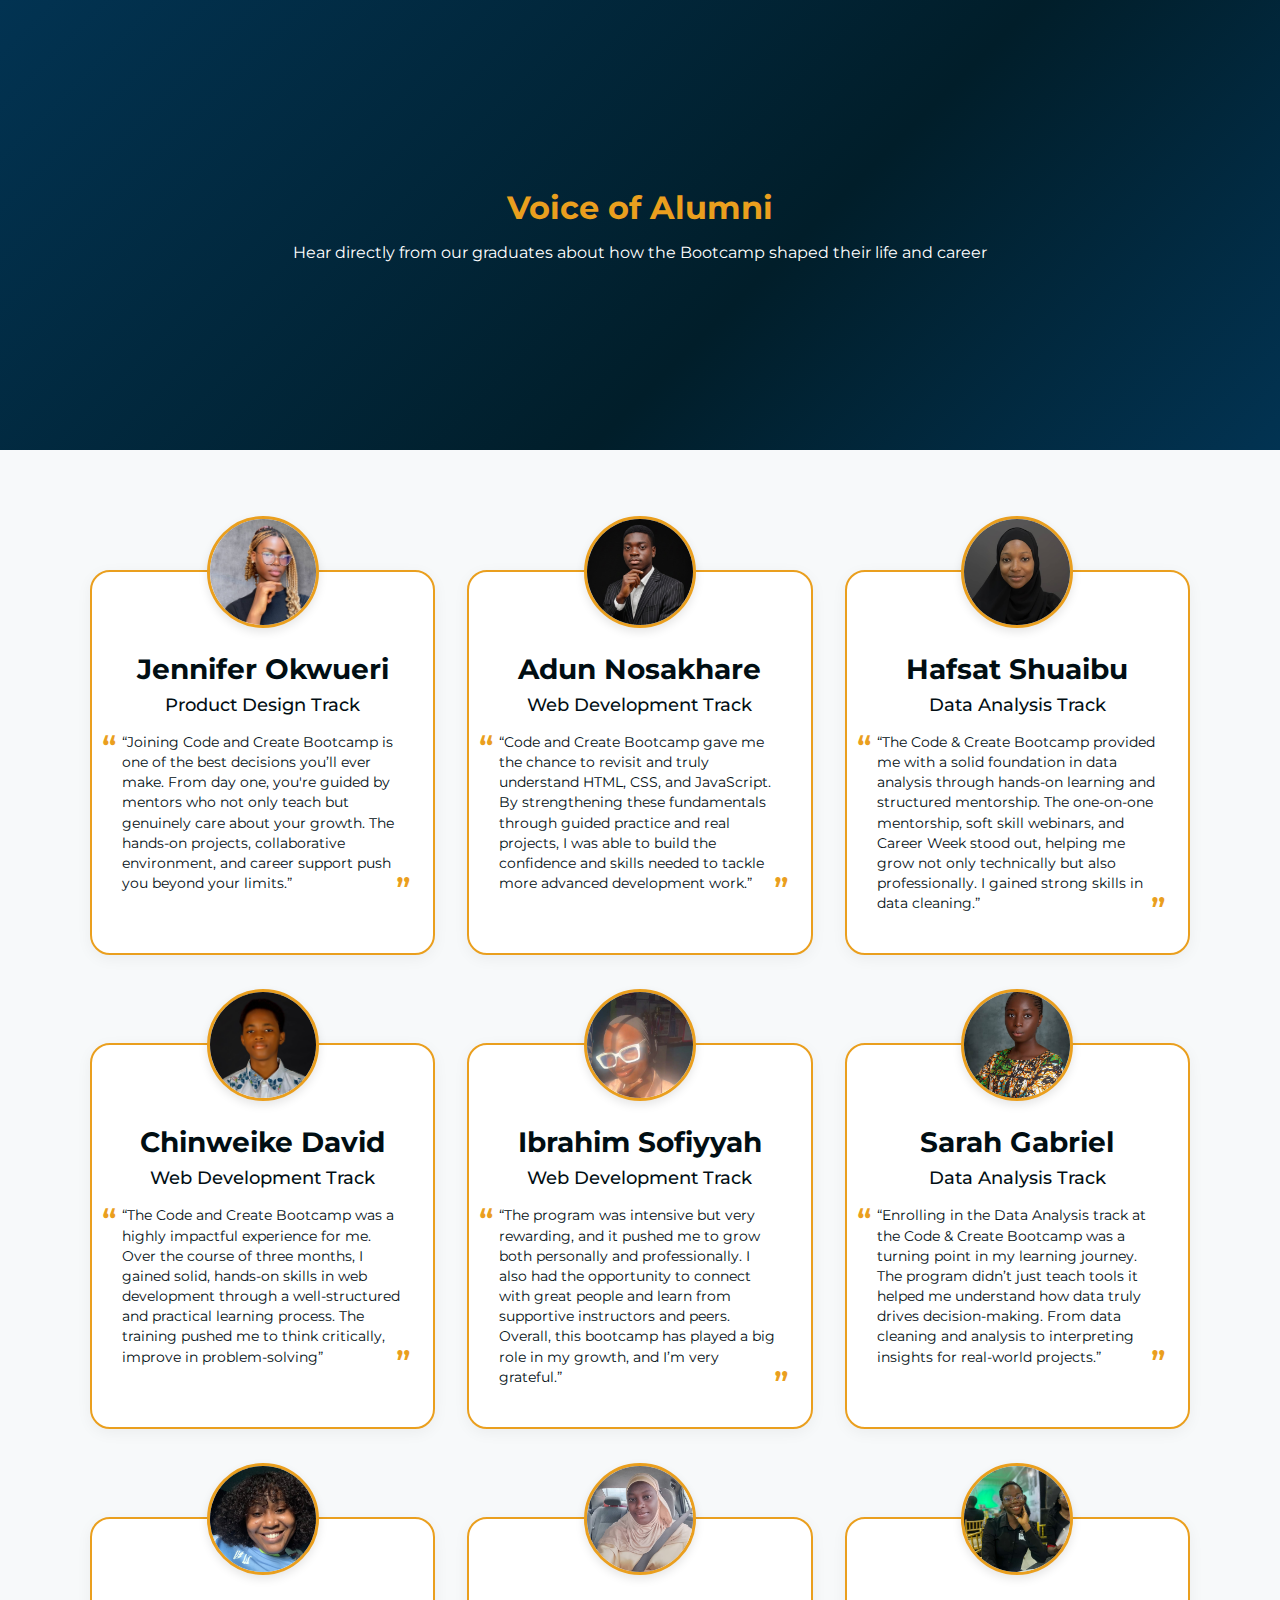
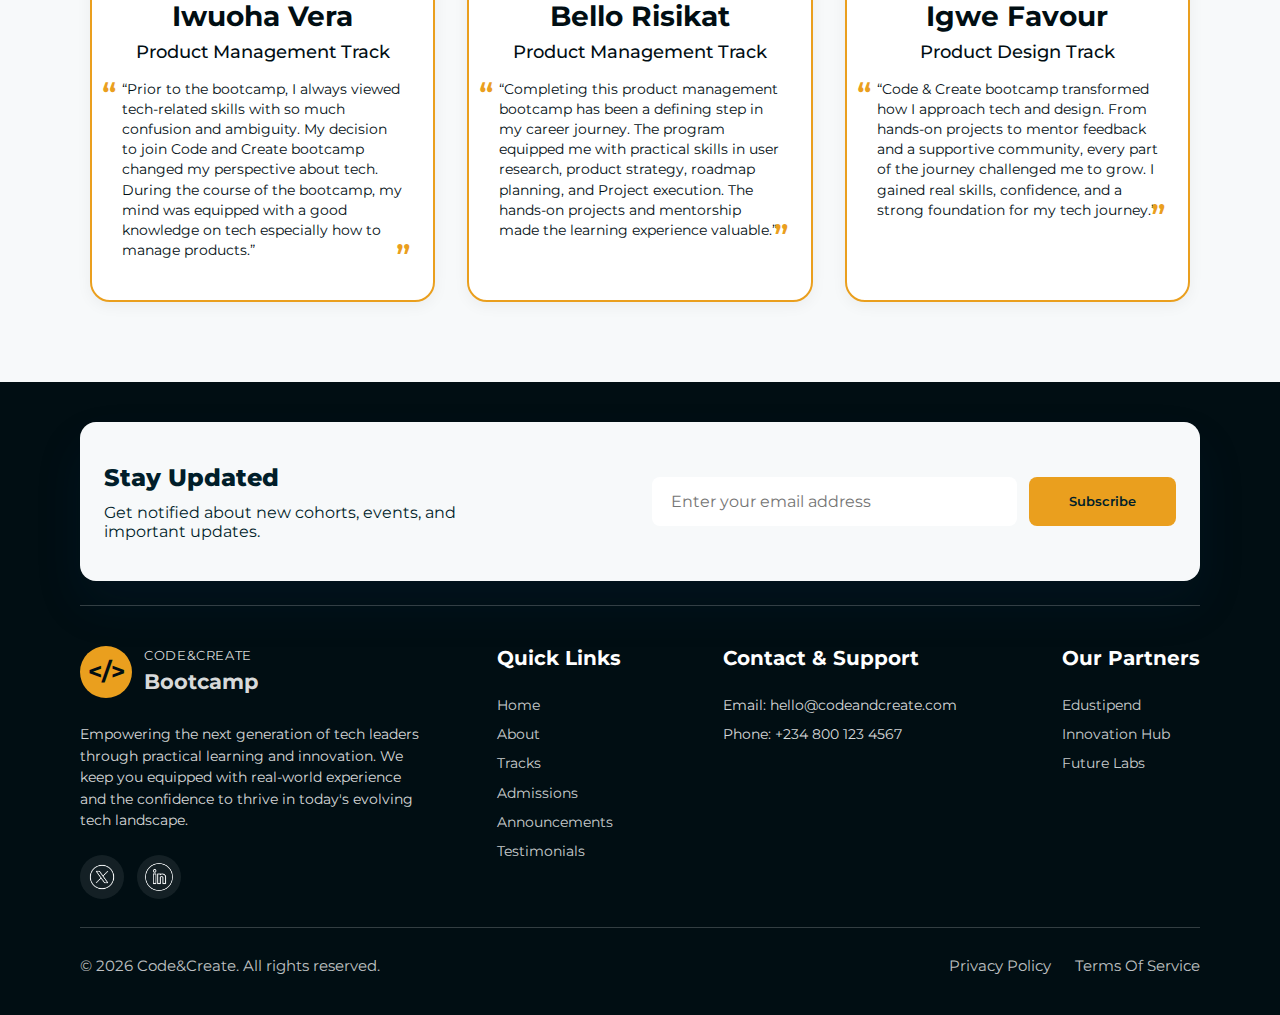
<file: testimonial.html>
<!doctype html>
<html lang="en">
  <head>
    <meta charset="UTF-8" />
    <meta name="viewport" content="width=device-width, initial-scale=1.0" />
    <link rel="stylesheet" href="styles/testimonial.css" />
    <title>CCB - Testimonial</title>
  </head>
  <body>
    <main>
      <section class="hero-section" aria-labelledby="tracks-hero-heading">
        <div class="hero-section-content">
          <h1>Voice of Alumni</h1>
          <p>
            Hear directly from our graduates about how the Bootcamp shaped their
            life and career
          </p>
        </div>
      </section>

      <section class="testimonial-section" aria-labelledby="testimonial-section" >
        <div class="testimonial-card-section" id="testimonials"></div>
      </section>
    </main>
    <div id="footer-showcase-container"></div>
    <script type="module" src="scripts/testimonial.js"></script>
  </body>
</html>
</file>
<file: styles/testimonial.css>
@import url("./reset.css");
@import url("./header.css");
@import url("./footerShowcase.css");

/* =========================
   Base
========================= */
main {
  color: var(--deep-navy);
  font-size: 1rem;
  background-color: var(--off-white);
}

/* =========================
   Hero Section
========================= */
.hero-section {
  background: linear-gradient(
    135deg,
    var(--primary-blue) 0%,
    var(--deep-navy) 60%,
    var(--primary-blue) 100%
  );
  color: var(--white);
  padding: 5rem 2rem;
  min-height: 50vh;
  display: flex;
  justify-content: center;
  align-items: center;
  text-align: center;
}

.hero-section .hero-section-content {
  max-width: 52rem;
}

.hero-section .hero-section-content h1 {
  color: var(--primary-yellow);
  font-size: 2rem;
  margin-bottom: 1rem;
}

.hero-section .hero-section-content p {
  line-height: 1.2;
}

.testimonial-section {
  background-color: var(--off-white);
  padding: 4rem 1.5rem 5rem;
}
.testimonial-section .testimonial-card-section {
  max-width: 1100px;
  margin: 0 auto;
  display: grid;
  grid-template-columns: 1fr;
  gap: 2rem;
}
/*=====================
 Container for the card 
 ======================*/
.testimonial-card {
  position: relative;
  background-color: var(--white);
  border: 2px solid var(--primary-yellow);
  border-radius: 1.25rem;
  padding: 5rem 1.875rem 2.5rem 1.875rem;
  margin-top: 3.5rem;
  max-width: 25rem;
  display: flex;
  flex-direction: column;
  align-items: center;
  box-shadow: 0 0.25rem 0.9375rem rgba(0, 0, 0, 0.05);
}

.testimonial-card img {
  width: 7rem;
  height: 7rem;
  object-fit: cover;
  border-radius: 50%;
  border: 3px solid var(--primary-yellow);
  position: absolute;
  top: 0;
  left: 50%;
  transform: translate(-50%, -50%);
  background-color: var(--white);
  box-shadow: 0 0.25rem 0.625rem rgba(0, 0, 0, 0.1);
}

.testimonial-card h3 {
  font-size: 1.75rem;
  font-weight: 700;
  color: var(--blue-black);
  margin-bottom: 0.5rem;
}

.testimonial-card .track {
  font-size: 1.125rem;
  font-weight: 500;
  color: var(--blue-black);
  margin-bottom: 1rem;
}

.testimonial-card .quote {
  font-size: 0.9rem;
  line-height: 1.4;
  color: var(--blue-black);
  position: relative;
  display: inline-block;
}

/* Styling the Quotation Marks */
.testimonial-card .quote::before {
  content: "“";
  font-size: 2rem;
  font-weight: 600;
  color: var(--primary-yellow);
  position: absolute;
  top: 0rem;
  left: -1.25rem;
  line-height: 1;
}

.testimonial-card .quote::after {
  content: "”";
  font-size: 2rem;
  font-weight: 600;
  color: var(--primary-yellow);
  position: absolute;
  bottom: -0.8rem;
  right: -0.5rem;
  line-height: 1;
}

/* =========================
   Project Section
========================= */
.project-section {
  background-color: var(--off-white);
  padding: 0rem 1.5rem 5rem;
  width: 100%;
}

.project-section-content {
  max-width: 75rem;
  margin: 0 auto;
}

.project-section h2 {
  font-size: 1.5rem;
  font-weight: 700;
  color: var(--blue-black);
  margin-bottom: 0.3rem;
}

.project-section .project-section-description {
  color: var(--deep-navy);
  font-size: 0.9rem;
  margin-bottom: 1.5rem;
}

.project-cards-container {
  display: flex;
  flex-wrap: wrap;
  gap: 2rem;
  justify-content: center;
  align-items: center;
}

.project-card {
  background-color: var(--white);
  border-radius: 1.25rem;
  overflow: hidden;
  box-shadow: 0 0.25rem 1.25rem rgba(0, 0, 0, 0.05);
  display: flex;
  flex-direction: column;
  align-items: center;
  text-align: center;
  flex: 1 1 18.75rem;
  max-width: 23.75rem;
  padding-bottom: 1.875rem;
  transition: box-shadow 0.3s ease;
}

.project-card img {
  width: 100%;
  height: 13.75rem;
  object-fit: cover;
  display: block;
  transition: transform 0.3s ease;
}
.project-card:hover{
  box-shadow: 0 0.25rem 1.25rem rgba(0, 0, 0, 0.15);
}
.project-card:hover img {
  transform: scale(1.05);
}

.project-card h3 {
  font-size: 1.2rem;
  font-weight: 500;
  color: var(--blue-black);
  margin-top: 1.5rem;
  line-height: 1.4;
}

.project-card .team {
  font-size: 1rem;
  font-weight: 600;
  color: var(--primary-yellow);
  margin-top: 0.3rem;
}

/* =========================
   Responsive Design
========================= */
@media (min-width: 600px) {
  .testimonial-section .testimonial-card-section {
    grid-template-columns: repeat(2, 1fr);
  }
  .project-section-content {
    padding: 0 1.8rem 5rem;
  }
}
@media (min-width: 900px) {
  .project-section-content {
    padding: 0 3rem 5rem;
  }
  .testimonial-section .testimonial-card-section {
    grid-template-columns: repeat(3, 1fr);
  }
}
</file>
